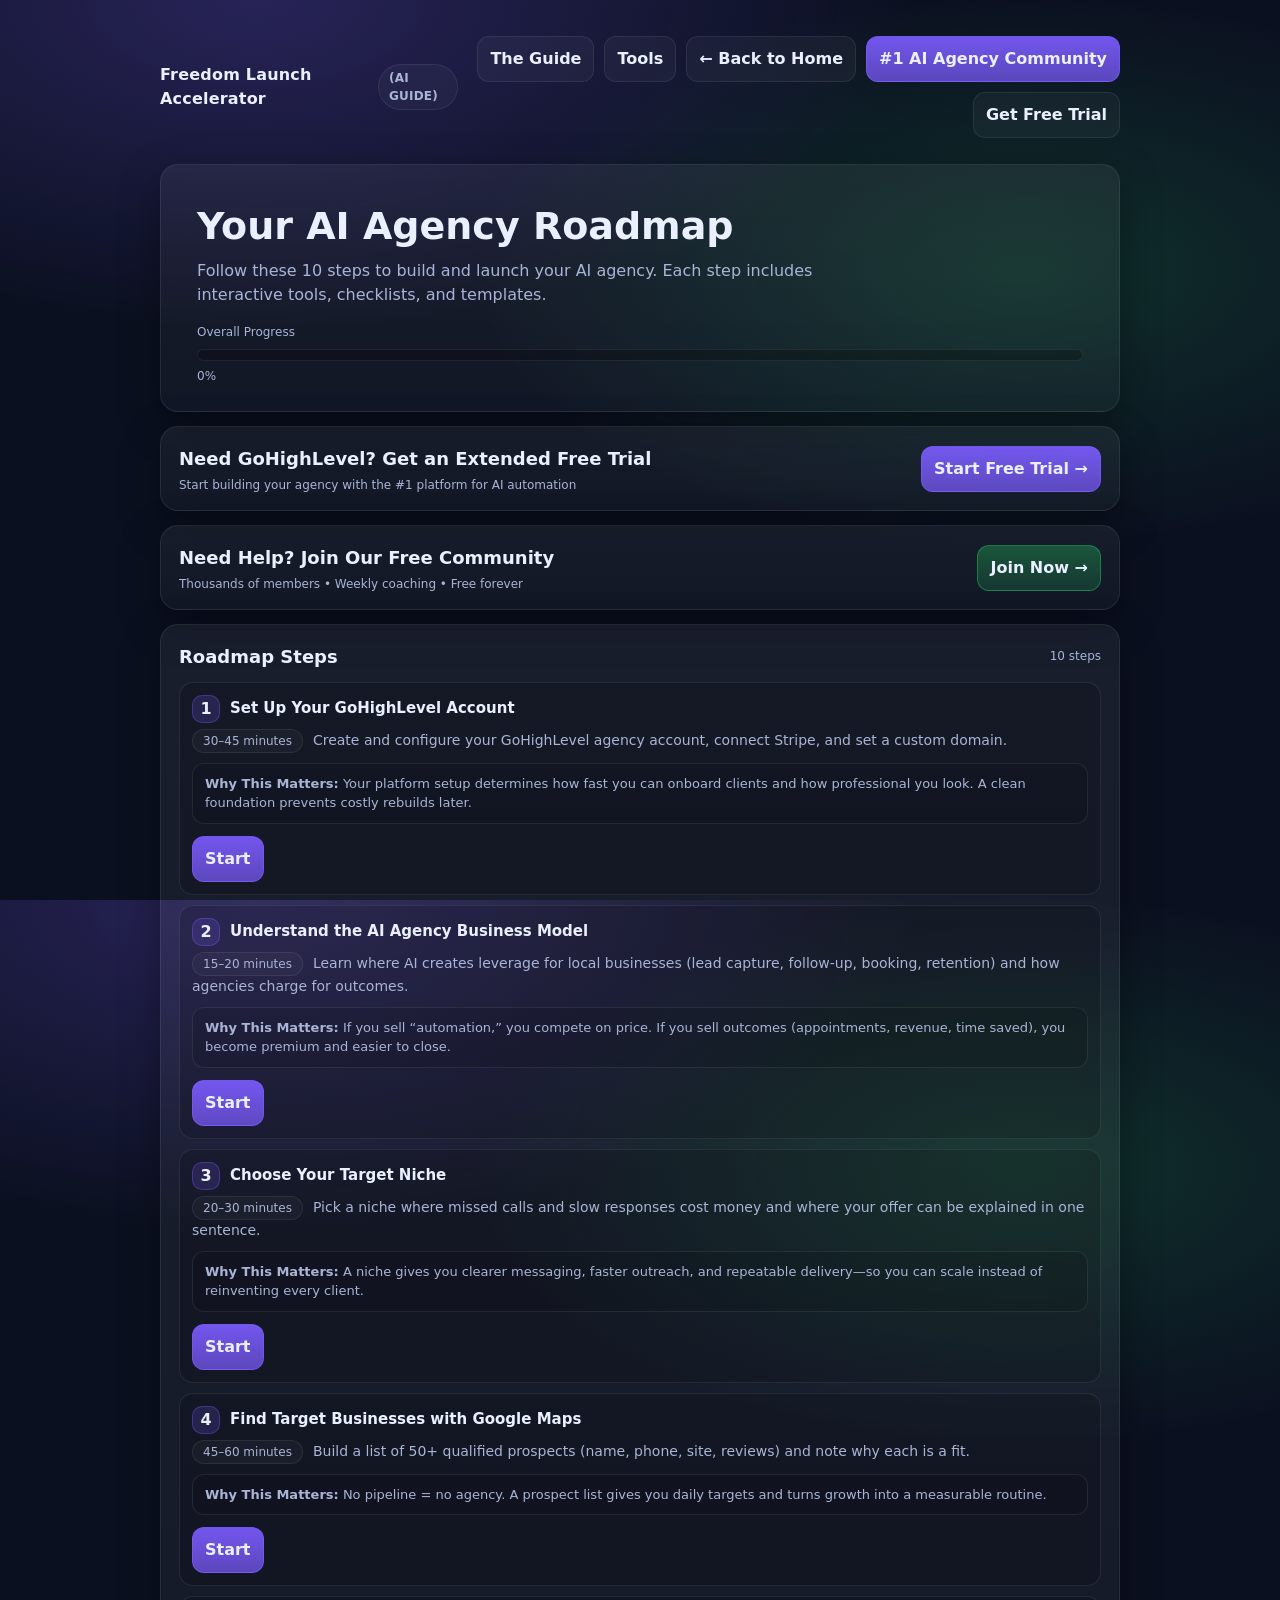
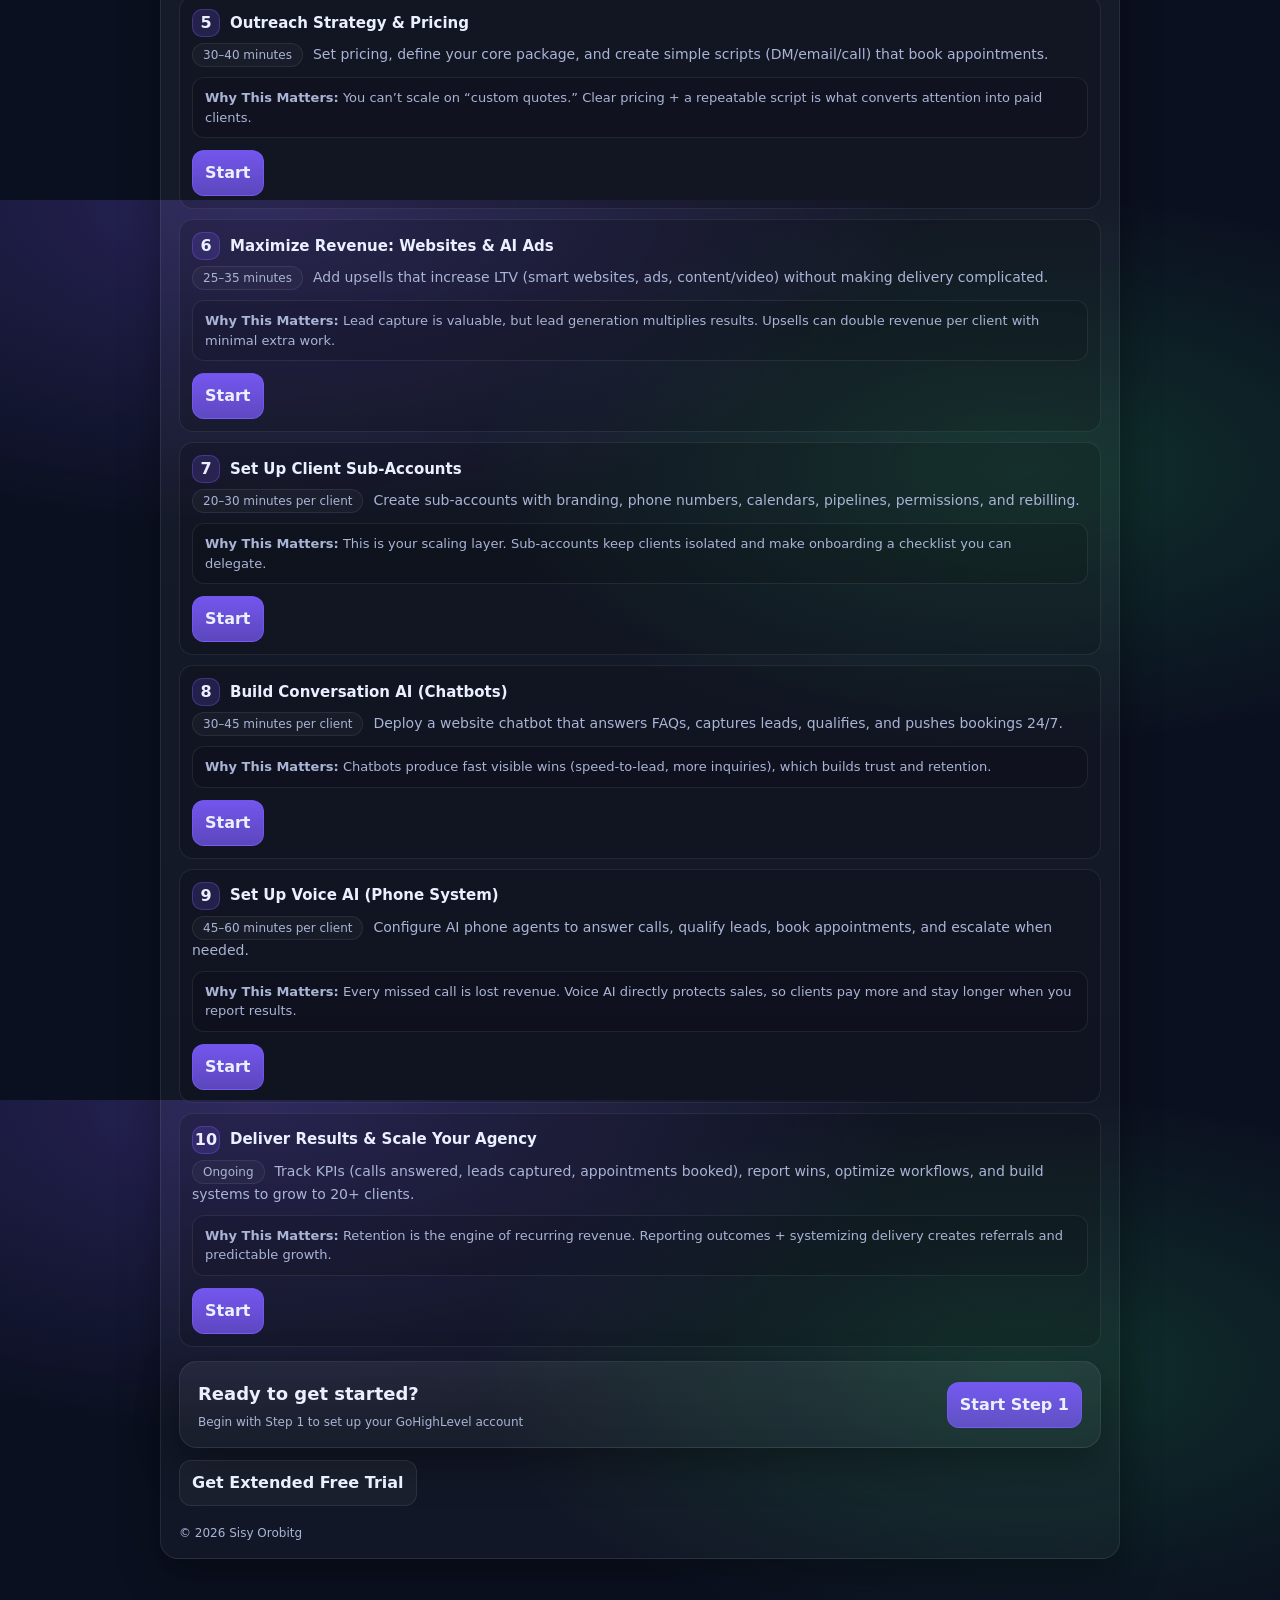
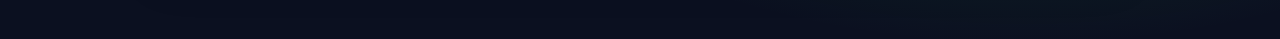
<file: index.html>
<!doctype html>
<html lang="en">
  <head>
    <meta charset="utf-8" />
    <meta name="viewport" content="width=device-width,initial-scale=1" />
    <meta http-equiv="refresh" content="0; url=./steps/" />
    <title>AI Guides – Steps</title>
    <link rel="canonical" href="./steps/" />
    <script>
      // JS fallback redirect
      window.location.replace("./steps/");
    </script>
  </head>
  <body>
    <noscript>
      <p>Redirecting to <a href="./steps/">/steps/</a>…</p>
    </noscript>
  </body>
</html>
</file>
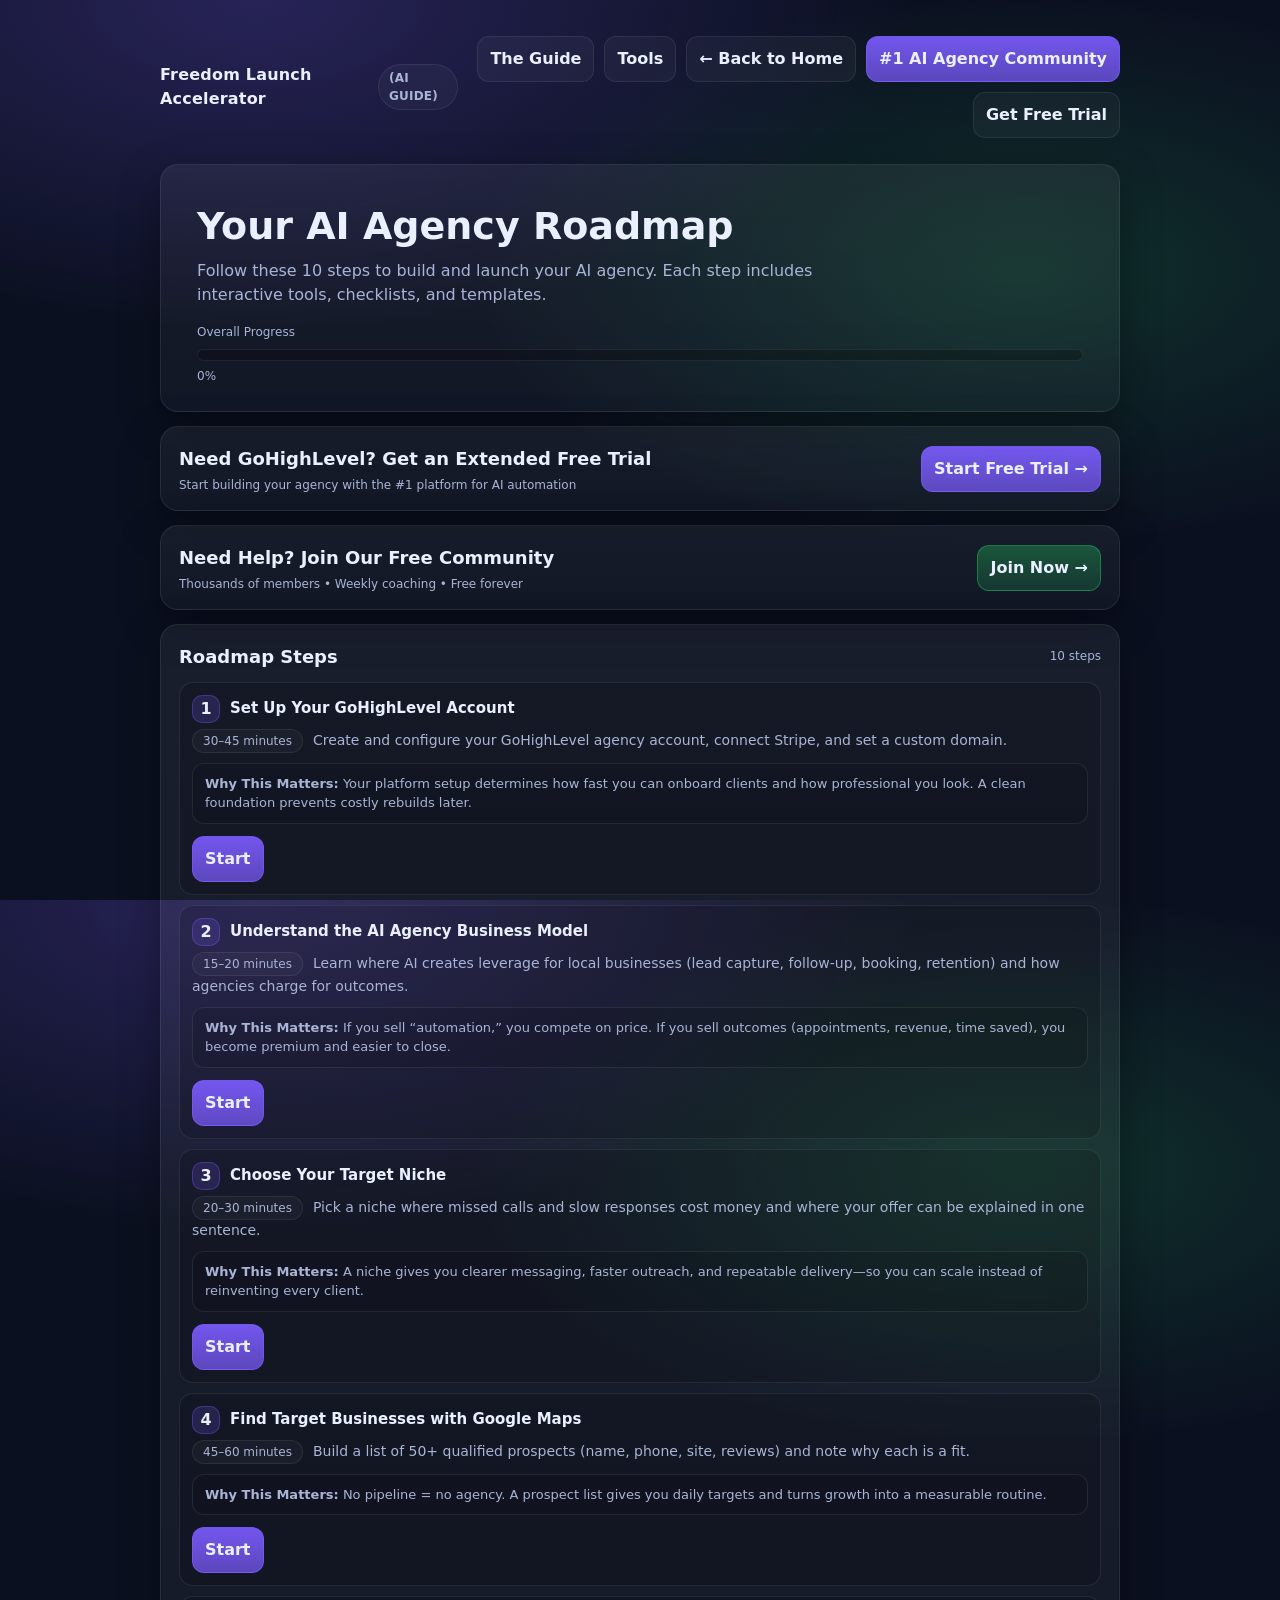
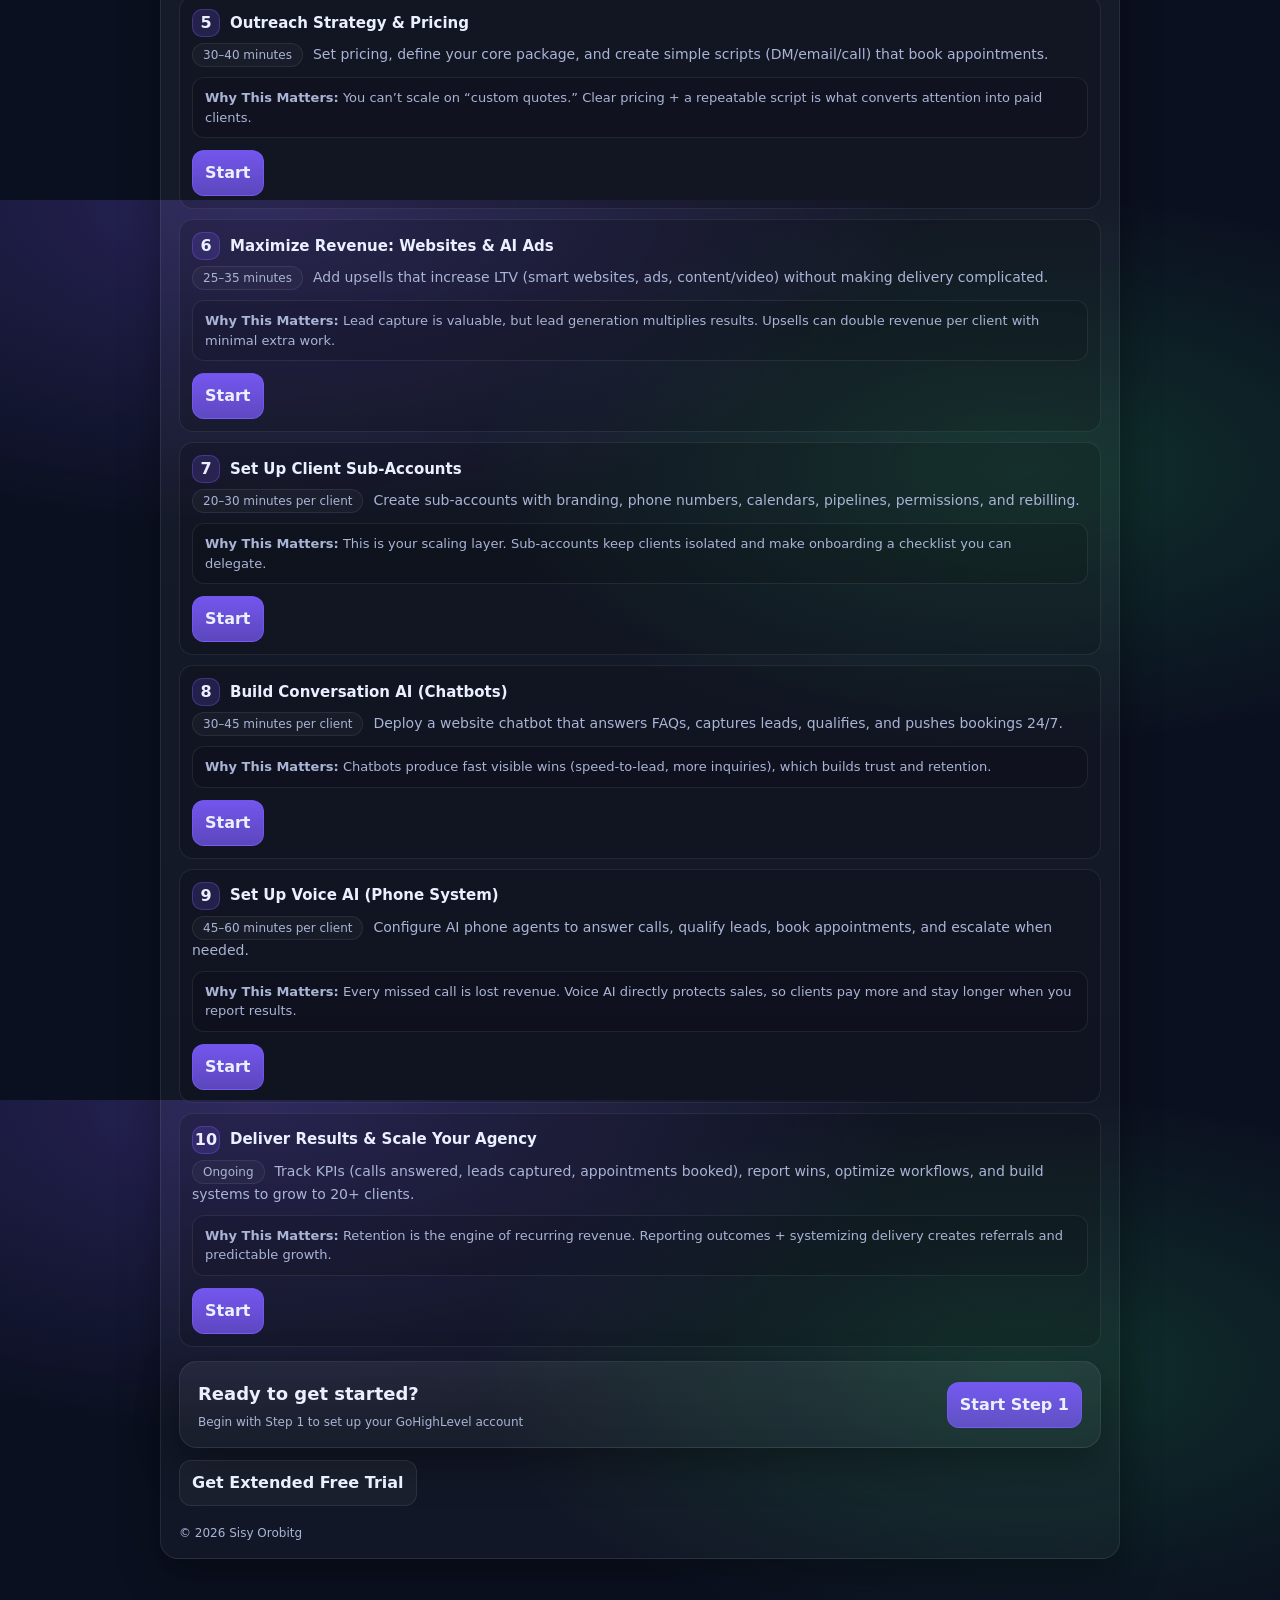
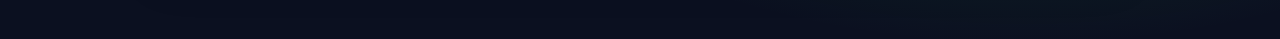
<file: steps/index.html>
<!doctype html>
<html lang="en">
  <head>
    <meta charset="utf-8" />
    <meta name="viewport" content="width=device-width,initial-scale=1" />
    <title>Your AI Agency Roadmap</title>
    <meta
      name="description"
      content="Follow these 10 steps to build and launch your AI agency. Each step includes interactive tools, checklists, and templates."
    />
    <link rel="stylesheet" href="../assets/style.css" />
    <style>
      /* page-only styles */
      .progress {
        height: 12px;
        border-radius: 999px;
        border: 1px solid var(--border);
        background: rgba(0, 0, 0, 0.25);
        overflow: hidden;
      }
      .progress .bar {
        height: 100%;
        width: 0%;
        background: linear-gradient(
          90deg,
          rgba(124, 92, 255, 0.95),
          rgba(34, 197, 94, 0.75)
        );
      }
      .pill {
        display: inline-block;
        font-size: 12px;
        color: var(--muted);
        border: 1px solid var(--border);
        padding: 2px 10px;
        border-radius: 999px;
        background: rgba(255, 255, 255, 0.03);
        margin-right: 10px;
      }
      .why {
        margin-top: 10px;
        color: var(--muted);
        font-size: 13px;
        padding: 10px 12px;
        border: 1px solid var(--border);
        border-radius: 12px;
        background: rgba(0, 0, 0, 0.1);
      }
      .navlinks {
        display: flex;
        gap: 10px;
        flex-wrap: wrap;
        justify-content: flex-end;
      }
    </style>
  </head>

  <body>
    <div class="wrap">
      <div class="topbar">
        <div class="brand">
          <span>Freedom Launch Accelerator</span>
          <span class="badge">(AI GUIDE)</span>
        </div>

        <div class="navlinks">
          <a class="btn" href="#">The Guide</a>
          <a class="btn" href="#">Tools</a>
          <a class="btn" href="../">← Back to Home</a>
          <a class="btn primary" href="#community">#1 AI Agency Community</a>
          <a class="btn" href="https://www.gohighlevel.com/?fp_ref=praos-group87">Get Free Trial</a>
        </div>
      </div>

      <div class="card hero">
        <div class="inner">
          <h1 class="h1">Your AI Agency Roadmap</h1>
          <p class="sub">
            Follow these 10 steps to build and launch your AI agency. Each step includes interactive tools, checklists, and templates.
          </p>

          <div style="margin-top: 16px">
            <div class="small" style="margin-bottom: 8px">Overall Progress</div>
            <div class="progress" aria-label="Overall Progress">
              <div class="bar" style="width: 0%"></div>
            </div>
            <div class="small" style="margin-top: 6px">0%</div>
          </div>
        </div>
      </div>

      <div class="card" style="margin-top: 14px">
        <div class="inner" style="display:flex;flex-wrap:wrap;align-items:center;justify-content:space-between;gap:12px">
          <div>
            <div class="section-title" style="margin:0 0 4px">
              <h2 style="margin:0">Need GoHighLevel? Get an Extended Free Trial</h2>
            </div>
            <div class="small">Start building your agency with the #1 platform for AI automation</div>
          </div>
          <a class="btn primary" href="https://www.gohighlevel.com/?fp_ref=praos-group87">Start Free Trial →</a>
        </div>
      </div>

      <div class="card" id="community" style="margin-top: 14px">
        <div class="inner" style="display:flex;flex-wrap:wrap;align-items:center;justify-content:space-between;gap:12px">
          <div>
            <div class="section-title" style="margin:0 0 4px">
              <h2 style="margin:0">Need Help? Join Our Free Community</h2>
            </div>
            <div class="small">Thousands of members • Weekly coaching • Free forever</div>
          </div>
          <a class="btn secondary" href="#">Join Now →</a>
        </div>
      </div>

      <div class="card" style="margin-top: 14px">
        <div class="inner">
          <div class="section-title"><h2>Roadmap Steps</h2><span class="small">10 steps</span></div>

          <ol class="steps">
            <li class="step">
              <div class="k"><div class="num">1</div><h3>Set Up Your GoHighLevel Account</h3></div>
              <p><span class="pill">30–45 minutes</span>Create and configure your GoHighLevel agency account, connect Stripe, and set a custom domain.</p>
              <div class="why"><strong>Why This Matters:</strong> Your platform setup determines how fast you can onboard clients and how professional you look. A clean foundation prevents costly rebuilds later.</div>
              <div class="actions"><a class="btn primary" href="#">Start</a></div>
            </li>

            <li class="step">
              <div class="k"><div class="num">2</div><h3>Understand the AI Agency Business Model</h3></div>
              <p><span class="pill">15–20 minutes</span>Learn where AI creates leverage for local businesses (lead capture, follow‑up, booking, retention) and how agencies charge for outcomes.</p>
              <div class="why"><strong>Why This Matters:</strong> If you sell “automation,” you compete on price. If you sell outcomes (appointments, revenue, time saved), you become premium and easier to close.</div>
              <div class="actions"><a class="btn primary" href="#">Start</a></div>
            </li>

            <li class="step">
              <div class="k"><div class="num">3</div><h3>Choose Your Target Niche</h3></div>
              <p><span class="pill">20–30 minutes</span>Pick a niche where missed calls and slow responses cost money and where your offer can be explained in one sentence.</p>
              <div class="why"><strong>Why This Matters:</strong> A niche gives you clearer messaging, faster outreach, and repeatable delivery—so you can scale instead of reinventing every client.</div>
              <div class="actions"><a class="btn primary" href="#">Start</a></div>
            </li>

            <li class="step">
              <div class="k"><div class="num">4</div><h3>Find Target Businesses with Google Maps</h3></div>
              <p><span class="pill">45–60 minutes</span>Build a list of 50+ qualified prospects (name, phone, site, reviews) and note why each is a fit.</p>
              <div class="why"><strong>Why This Matters:</strong> No pipeline = no agency. A prospect list gives you daily targets and turns growth into a measurable routine.</div>
              <div class="actions"><a class="btn primary" href="#">Start</a></div>
            </li>

            <li class="step">
              <div class="k"><div class="num">5</div><h3>Outreach Strategy & Pricing</h3></div>
              <p><span class="pill">30–40 minutes</span>Set pricing, define your core package, and create simple scripts (DM/email/call) that book appointments.</p>
              <div class="why"><strong>Why This Matters:</strong> You can’t scale on “custom quotes.” Clear pricing + a repeatable script is what converts attention into paid clients.</div>
              <div class="actions"><a class="btn primary" href="#">Start</a></div>
            </li>

            <li class="step">
              <div class="k"><div class="num">6</div><h3>Maximize Revenue: Websites & AI Ads</h3></div>
              <p><span class="pill">25–35 minutes</span>Add upsells that increase LTV (smart websites, ads, content/video) without making delivery complicated.</p>
              <div class="why"><strong>Why This Matters:</strong> Lead capture is valuable, but lead generation multiplies results. Upsells can double revenue per client with minimal extra work.</div>
              <div class="actions"><a class="btn primary" href="#">Start</a></div>
            </li>

            <li class="step">
              <div class="k"><div class="num">7</div><h3>Set Up Client Sub‑Accounts</h3></div>
              <p><span class="pill">20–30 minutes per client</span>Create sub‑accounts with branding, phone numbers, calendars, pipelines, permissions, and rebilling.</p>
              <div class="why"><strong>Why This Matters:</strong> This is your scaling layer. Sub‑accounts keep clients isolated and make onboarding a checklist you can delegate.</div>
              <div class="actions"><a class="btn primary" href="#">Start</a></div>
            </li>

            <li class="step">
              <div class="k"><div class="num">8</div><h3>Build Conversation AI (Chatbots)</h3></div>
              <p><span class="pill">30–45 minutes per client</span>Deploy a website chatbot that answers FAQs, captures leads, qualifies, and pushes bookings 24/7.</p>
              <div class="why"><strong>Why This Matters:</strong> Chatbots produce fast visible wins (speed‑to‑lead, more inquiries), which builds trust and retention.</div>
              <div class="actions"><a class="btn primary" href="#">Start</a></div>
            </li>

            <li class="step">
              <div class="k"><div class="num">9</div><h3>Set Up Voice AI (Phone System)</h3></div>
              <p><span class="pill">45–60 minutes per client</span>Configure AI phone agents to answer calls, qualify leads, book appointments, and escalate when needed.</p>
              <div class="why"><strong>Why This Matters:</strong> Every missed call is lost revenue. Voice AI directly protects sales, so clients pay more and stay longer when you report results.</div>
              <div class="actions"><a class="btn primary" href="#">Start</a></div>
            </li>

            <li class="step">
              <div class="k"><div class="num">10</div><h3>Deliver Results & Scale Your Agency</h3></div>
              <p><span class="pill">Ongoing</span>Track KPIs (calls answered, leads captured, appointments booked), report wins, optimize workflows, and build systems to grow to 20+ clients.</p>
              <div class="why"><strong>Why This Matters:</strong> Retention is the engine of recurring revenue. Reporting outcomes + systemizing delivery creates referrals and predictable growth.</div>
              <div class="actions"><a class="btn primary" href="#">Start</a></div>
            </li>
          </ol>

          <div class="card" style="margin-top: 14px">
            <div class="inner" style="display:flex;flex-wrap:wrap;align-items:center;justify-content:space-between;gap:12px">
              <div>
                <h2 style="margin:0 0 6px;font-size:18px">Ready to get started?</h2>
                <div class="small">Begin with Step 1 to set up your GoHighLevel account</div>
              </div>
              <a class="btn primary" href="#">Start Step 1</a>
            </div>
          </div>

          <div class="actions" style="margin-top: 12px">
            <a class="btn" href="https://www.gohighlevel.com/?fp_ref=praos-group87">Get Extended Free Trial</a>
          </div>

          <div class="footer" style="margin-top: 18px">© <span id="y"></span> Sisy Orobitg</div>
        </div>
      </div>
    </div>

    <script>
      document.getElementById("y").textContent = new Date().getFullYear();
    </script>
  </body>
</html>
</file>
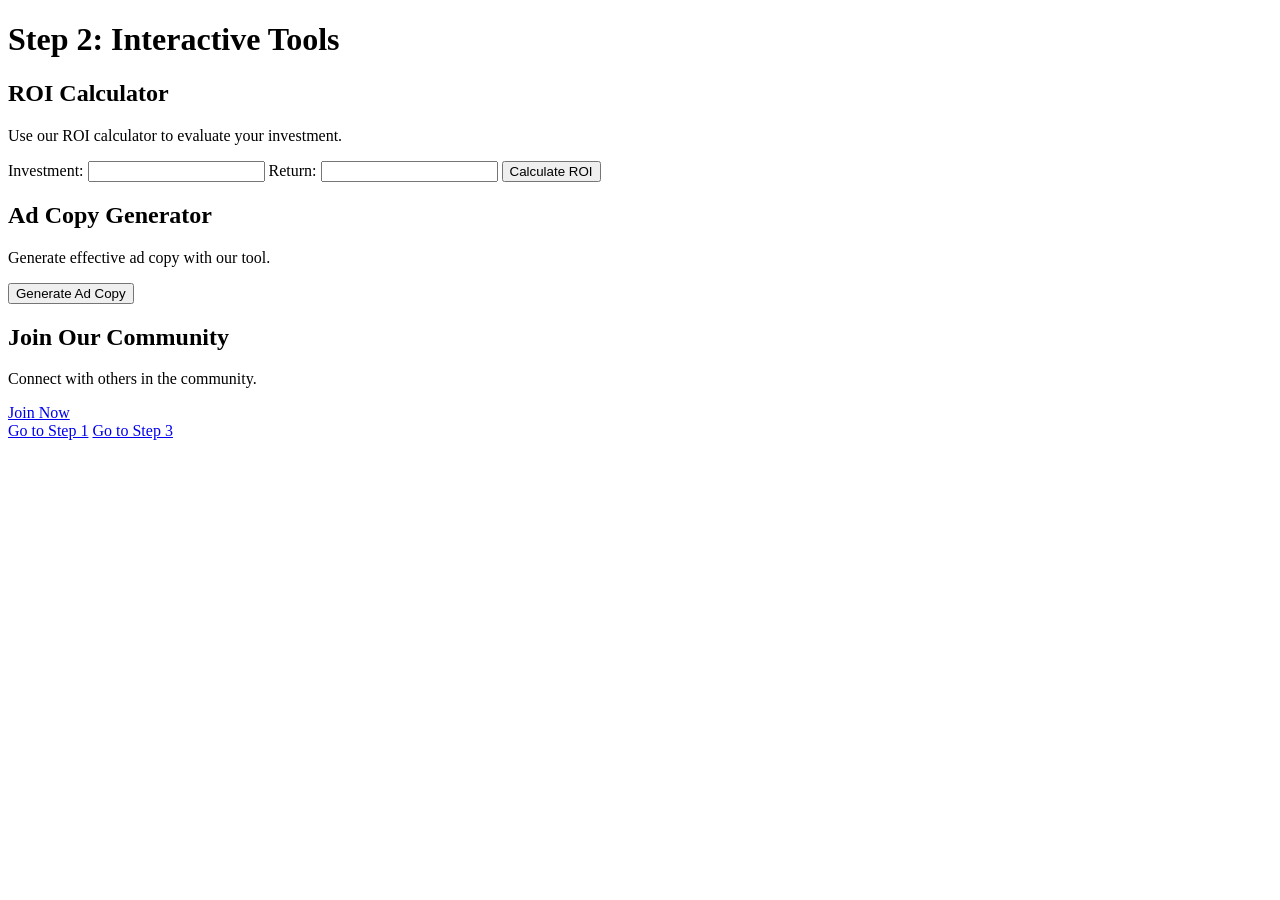
<file: steps/2/index.html>
<!DOCTYPE html>
<html lang="en">
<head>
    <meta charset="UTF-8">
    <meta name="viewport" content="width=device-width, initial-scale=1.0">
    <title>Step 2 Interactive Page</title>
</head>
<body>
    <h1>Step 2: Interactive Tools</h1>
    <section>
        <h2>ROI Calculator</h2>
        <p>Use our ROI calculator to evaluate your investment.</p>
        <form>
            <label for="investment">Investment:</label>
            <input type="number" id="investment" name="investment" required>
            <label for="return">Return:</label>
            <input type="number" id="return" name="return" required>
            <input type="submit" value="Calculate ROI">
        </form>
    </section>
    <section>
        <h2>Ad Copy Generator</h2>
        <p>Generate effective ad copy with our tool.</p>
        <button onclick="generateAdCopy()">Generate Ad Copy</button>
        <p id="adCopy"></p>
    </section>
    <section>
        <h2>Join Our Community</h2>
        <p>Connect with others in the community.</p>
        <a href="#">Join Now</a>
    </section>
    <nav>
        <a href="../1/">Go to Step 1</a>
        <a href="../3/">Go to Step 3</a>
    </nav>
    <script>
        function generateAdCopy() {
            document.getElementById('adCopy').innerText = 'Your ad copy will be generated here.';
        }
    </script>
</body>
</html>
</file>
<file: assets/style.css>
:root{--bg:#0b1020;--card:#0f1733;--text:#eaf0ff;--muted:#a9b4d6;--accent:#7c5cff;--accent2:#22c55e;--border:rgba(255,255,255,.08);--shadow:0 14px 40px rgba(0,0,0,.35)}*{box-sizing:border-box}html,body{height:100%}body{margin:0;font-family:ui-sans-serif,system-ui,-apple-system,Segoe UI,Roboto,Helvetica,Arial;line-height:1.5;background:radial-gradient(1200px 600px at 20% 0%,rgba(124,92,255,.25),transparent 55%),radial-gradient(1000px 500px at 80% 30%,rgba(34,197,94,.18),transparent 55%),var(--bg);color:var(--text)}a{color:inherit}.wrap{max-width:1000px;margin:0 auto;padding:36px 20px 80px}.topbar{display:flex;align-items:center;justify-content:space-between;gap:16px;margin-bottom:26px}.brand{display:flex;align-items:center;gap:10px;font-weight:800;letter-spacing:.2px}.badge{font-size:12px;color:var(--muted);border:1px solid var(--border);padding:4px 10px;border-radius:999px;background:rgba(255,255,255,.03)}.hero{padding:22px 18px 10px;margin-bottom:14px}.h1{font-size:38px;line-height:1.15;margin:0 0 10px}.sub{color:var(--muted);margin:0;max-width:62ch}.grid{display:grid;grid-template-columns:1fr;gap:14px;margin-top:20px}@media(min-width:860px){.grid{grid-template-columns:1.2fr .8fr}}.card{background:linear-gradient(180deg,rgba(255,255,255,.06),rgba(255,255,255,.03));border:1px solid var(--border);border-radius:18px;box-shadow:var(--shadow)}.card .inner{padding:18px 18px 16px}.section-title{display:flex;align-items:center;justify-content:space-between;gap:12px;margin:0 0 12px}.section-title h2{font-size:18px;margin:0}.steps{list-style:none;margin:0;padding:0;display:flex;flex-direction:column;gap:10px}.step{padding:12px 12px;border-radius:14px;border:1px solid var(--border);background:rgba(0,0,0,.15)}.step .k{display:flex;align-items:center;gap:10px;margin-bottom:6px}.num{width:28px;height:28px;border-radius:10px;background:rgba(124,92,255,.18);display:grid;place-items:center;border:1px solid rgba(124,92,255,.35);font-weight:700}.step h3{margin:0;font-size:15px}.step p{margin:0;color:var(--muted);font-size:14px}.actions{display:flex;flex-wrap:wrap;gap:10px;margin-top:12px}.btn{display:inline-flex;align-items:center;justify-content:center;gap:8px;padding:10px 12px;border-radius:12px;border:1px solid var(--border);background:rgba(255,255,255,.04);text-decoration:none;font-weight:650}.btn.primary{background:linear-gradient(180deg,rgba(124,92,255,.92),rgba(124,92,255,.70));border-color:rgba(124,92,255,.65)}.btn.secondary{background:linear-gradient(180deg,rgba(34,197,94,.35),rgba(34,197,94,.18));border-color:rgba(34,197,94,.45)}.small{font-size:12px;color:var(--muted)}.footer{margin-top:22px;color:var(--muted);font-size:12px}.code{font-family:ui-monospace,SFMono-Regular,Menlo,Monaco,Consolas,monospace;font-size:12px;padding:2px 6px;border:1px solid var(--border);border-radius:10px;background:rgba(0,0,0,.20)}
</file>
